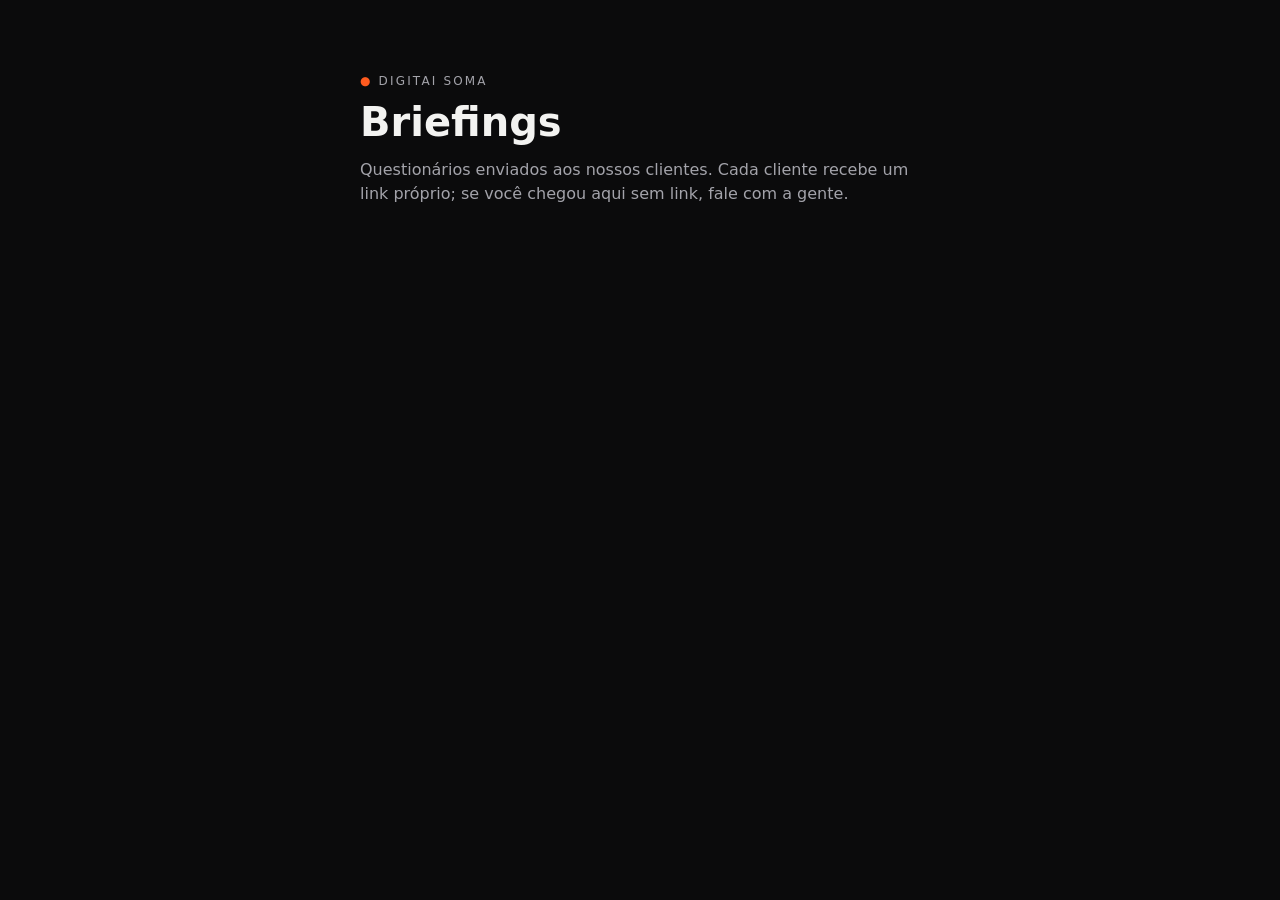
<file: index.html>
<!doctype html><html lang="pt-BR"><head><meta charset="utf-8"><meta name="viewport" content="width=device-width,initial-scale=1"><title>Digitai SOMA · Briefings</title><meta name="robots" content="noindex"><style>html,body{margin:0;background:#0b0b0c;color:#f3f3f1;font-family:Inter,system-ui,sans-serif;min-height:100%}main{max-width:560px;margin:0 auto;padding:60px 20px}p{color:#a3a3aa;line-height:1.5}b{color:#FF5B1F}</style></head><body><main><p style="letter-spacing:.18em;text-transform:uppercase;font-size:12px"><b>●</b> Digitai SOMA</p><h1 style="font-size:40px;line-height:1;margin:10px 0 16px">Briefings</h1><p>Questionários enviados aos nossos clientes. Cada cliente recebe um link próprio; se você chegou aqui sem link, fale com a gente.</p></main></body></html>
</file>
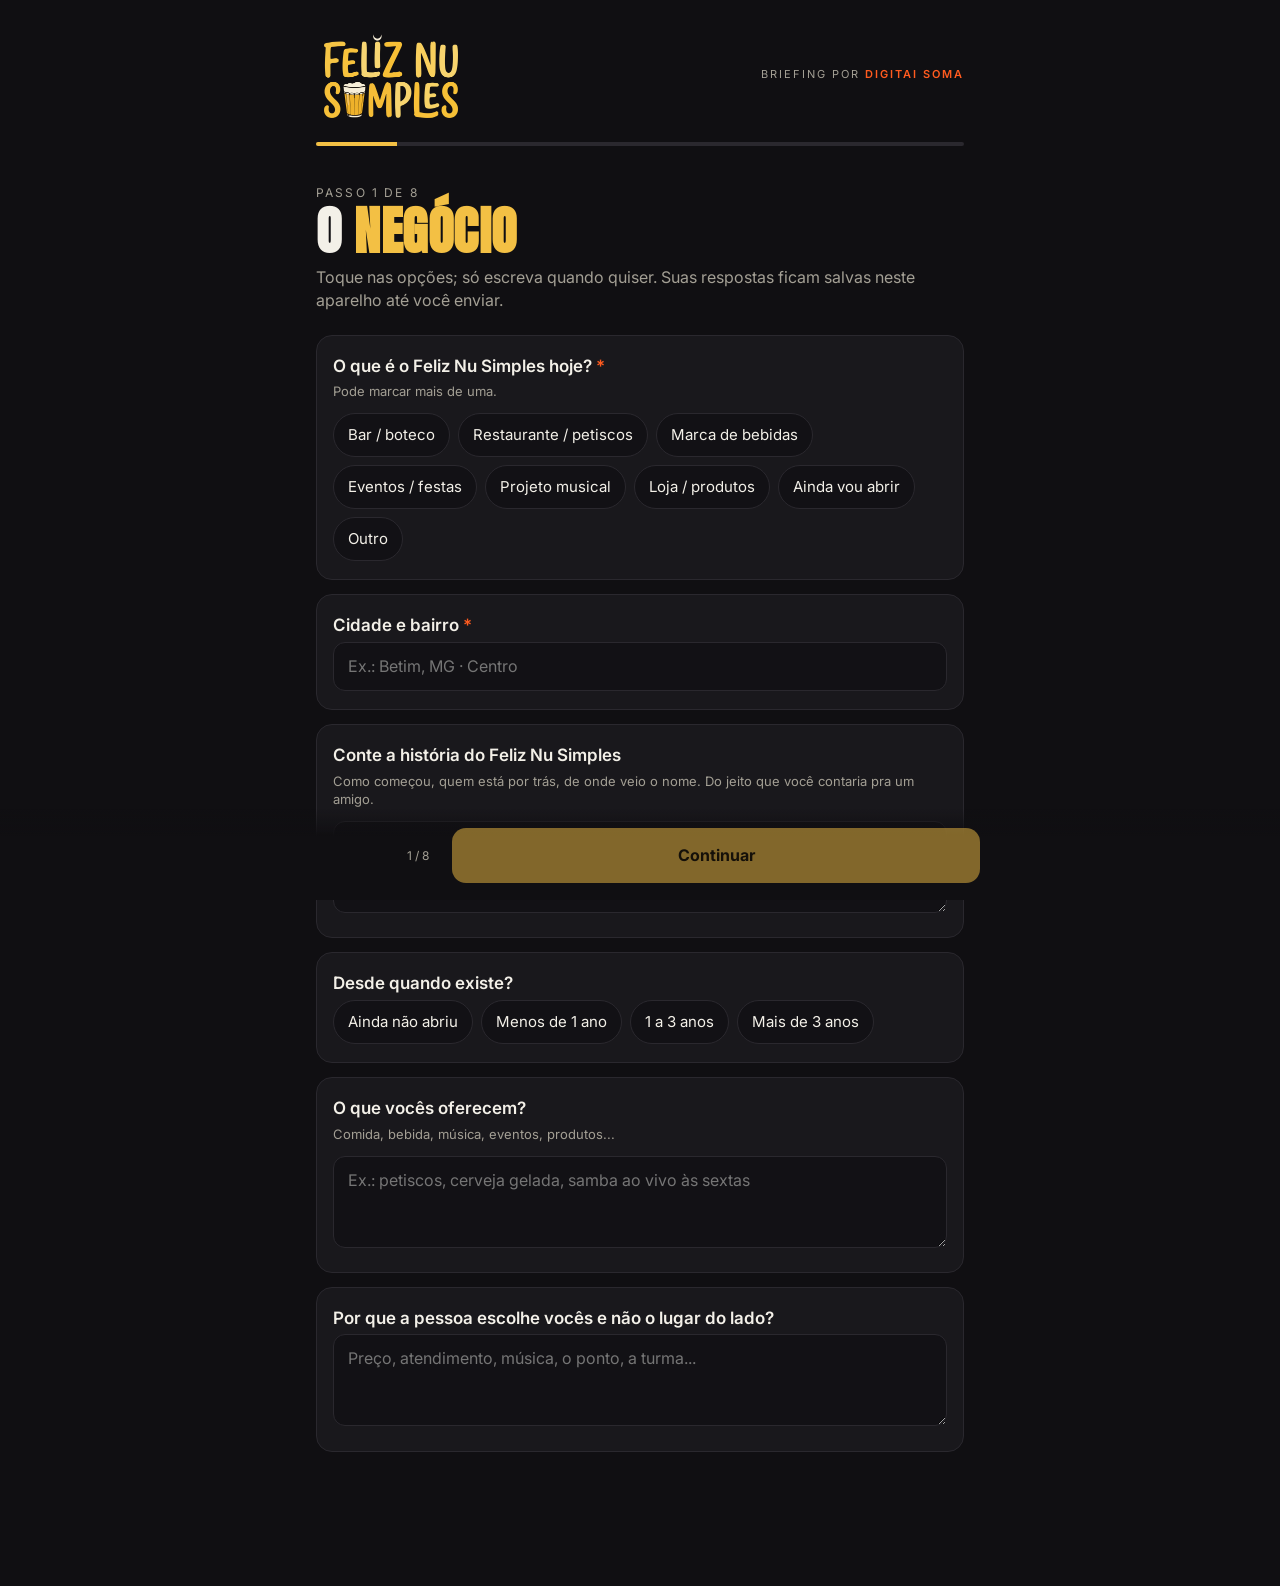
<file: feliz-nu-simples/index.html>
<!doctype html>
<html lang="pt-BR">
<head>
<meta charset="utf-8">
<meta name="viewport" content="width=device-width, initial-scale=1, viewport-fit=cover">
<title>Briefing Feliz Nu Simples</title>
<meta name="description" content="Questionário da marca Feliz Nu Simples para identidade visual e site, por Digitai SOMA.">
<link rel="preconnect" href="https://fonts.googleapis.com">
<link rel="stylesheet" href="https://fonts.googleapis.com/css2?family=Anton&family=Inter:wght@400;500;600;700&display=swap">
<style>
/* Layout: one question group per step, phone-first, thumb-reach buttons at the bottom. */
:root{
  --bg:#100f12; --card:#19181c; --line:#2a282e; --fg:#f3f0e8; --mut:#a39f94;
  --y:#f3c044; --y2:#f8d672; --or:#FF5B1F; --ok:#6fcf8f; --err:#ff6b6b;
  --display:Anton,Impact,'Arial Narrow',sans-serif; --body:Inter,system-ui,-apple-system,sans-serif;
  color-scheme:dark;
}
*{box-sizing:border-box;margin:0;padding:0}
html,body{background:var(--bg);color:var(--fg);font-family:var(--body);min-height:100%}
body{padding:0 16px calc(120px + env(safe-area-inset-bottom,0px));max-width:680px;margin:0 auto;line-height:1.45}
header{padding:24px 0 8px;display:flex;align-items:center;justify-content:space-between;gap:12px}
header .logo{width:150px;height:auto;display:block}
header .by{font-size:11px;letter-spacing:.18em;text-transform:uppercase;color:var(--mut)}
header .by b{color:var(--or);font-weight:600}
.progress{height:4px;background:var(--line);border-radius:4px;overflow:hidden;margin:8px 0 20px}
.progress i{display:block;height:100%;background:var(--y);width:0;transition:width .3s}
.step{display:none}
.step.on{display:block;animation:in .25s ease}
@keyframes in{from{opacity:0;transform:translateY(6px)}to{opacity:1;transform:none}}
.eyebrow{font-size:12px;letter-spacing:.18em;text-transform:uppercase;color:var(--mut)}
h1{font-family:var(--display);font-size:clamp(34px,8vw,52px);line-height:.95;letter-spacing:.01em;text-transform:uppercase;margin:6px 0 10px;text-wrap:balance}
h1 em{font-style:normal;color:var(--y)}
.lead{color:var(--mut);font-size:16px;margin-bottom:22px}
.q{background:var(--card);border:1px solid var(--line);border-radius:16px;padding:18px 16px;margin-bottom:14px}
.q label.t{display:block;font-weight:600;font-size:17px;margin-bottom:4px}
.q .h{font-size:13px;color:var(--mut);margin-bottom:12px}
.chips{display:flex;flex-wrap:wrap;gap:8px}
.chip{border:1px solid var(--line);background:#121115;color:var(--fg);border-radius:999px;padding:10px 14px;font:inherit;font-size:15px;cursor:pointer;min-height:44px}
.chip[aria-pressed="true"]{background:var(--y);color:#1a1200;border-color:var(--y);font-weight:600}
.chip:focus-visible,input:focus-visible,textarea:focus-visible,button:focus-visible{outline:2px solid var(--y);outline-offset:2px}
input[type=text],input[type=url],input[type=tel],textarea{width:100%;background:#121115;border:1px solid var(--line);color:var(--fg);border-radius:12px;padding:12px 14px;font:inherit;font-size:16px}
textarea{min-height:92px;resize:vertical}
.opts{display:grid;grid-template-columns:1fr 1fr;gap:10px}
.opt{border:2px solid var(--line);border-radius:14px;background:#0b0a0c;padding:10px 8px 8px;cursor:pointer;text-align:center;font:inherit;color:var(--fg)}
.opt img{width:100%;height:auto;display:block;border-radius:8px}
.opt span{display:block;font-size:13px;margin-top:6px;color:var(--mut)}
.opt[aria-pressed="true"]{border-color:var(--y)} .opt[aria-pressed="true"] span{color:var(--y);font-weight:600}
.scale{display:grid;grid-template-columns:repeat(5,1fr);gap:6px}
.scale .chip{border-radius:10px;justify-content:center;text-align:center;padding:10px 0}
.row2{display:grid;grid-template-columns:1fr 1fr;gap:10px}
@media (max-width:420px){.row2{grid-template-columns:1fr}}
nav.bar{position:fixed;left:0;right:0;bottom:0;background:linear-gradient(transparent,var(--bg) 30%);padding:18px 16px calc(16px + env(safe-area-inset-bottom,0px))}
nav.bar .in{max-width:680px;margin:0 auto;display:flex;gap:10px;align-items:center}
.btn{border:0;border-radius:14px;padding:16px 18px;font:inherit;font-weight:700;font-size:16px;cursor:pointer;min-height:52px}
.btn.next{flex:1;background:var(--y);color:#1a1200}
.btn.next:disabled{opacity:.5;cursor:default}
.btn.back{background:var(--card);color:var(--fg);border:1px solid var(--line)}
.btn.wa{background:#25D366;color:#042b12;width:100%;margin-top:10px}
.btn.copy{background:var(--card);color:var(--fg);border:1px solid var(--line);width:100%;margin-top:10px}
.btn.send{background:var(--or);color:#1a0a00;width:100%}
.counter{font-size:12px;color:var(--mut);min-width:48px;text-align:center}
.done{display:none;text-align:center;padding:30px 0}
.done.on{display:block}
.done .big{font-family:var(--display);font-size:48px;text-transform:uppercase;line-height:1;margin:10px 0}
.done .big em{font-style:normal;color:var(--ok)}
.summary{text-align:left;background:var(--card);border:1px solid var(--line);border-radius:14px;padding:14px;margin-top:18px;font-size:14px;white-space:pre-wrap;max-height:260px;overflow:auto;color:var(--mut)}
.msg{font-size:14px;color:var(--mut);margin-top:10px}
.msg.err{color:var(--err)}
.req{color:var(--or)}
.saved{font-size:12px;color:var(--mut);text-align:right;margin-top:-6px;margin-bottom:10px;height:14px}
@media (prefers-reduced-motion:reduce){.step.on{animation:none}.progress i{transition:none}}
.opt.noimg{display:flex;align-items:center;justify-content:center;min-height:96px}
</style>
</head>
<body>
<header>
  <img class="logo" alt="Feliz Nu Simples" src="[data-uri]">
  <div class="by">briefing por <b>Digitai SOMA</b></div>
</header>
<div class="progress" aria-hidden="true"><i id="bar"></i></div>
<div class="saved" id="saved"></div>

<form id="f" novalidate>

<section class="step on" data-step="0">
  <p class="eyebrow">Passo 1 de 8</p>
  <h1>O <em>negócio</em></h1>
  <p class="lead">Toque nas opções; só escreva quando quiser. Suas respostas ficam salvas neste aparelho até você enviar.</p>
  <div class="q"><label class="t">O que é o Feliz Nu Simples hoje? <span class="req">*</span></label><p class="h">Pode marcar mais de uma.</p>
    <div class="chips" data-name="tipo" data-multi="1" data-required="1"><button type="button" class="chip">Bar / boteco</button><button type="button" class="chip">Restaurante / petiscos</button><button type="button" class="chip">Marca de bebidas</button><button type="button" class="chip">Eventos / festas</button><button type="button" class="chip">Projeto musical</button><button type="button" class="chip">Loja / produtos</button><button type="button" class="chip">Ainda vou abrir</button><button type="button" class="chip">Outro</button></div>
  </div>
  <div class="q"><label class="t" for="cidade">Cidade e bairro <span class="req">*</span></label>
    <input type="text" id="cidade" name="cidade" placeholder="Ex.: Betim, MG · Centro" required>
  </div>
  <div class="q"><label class="t" for="historia">Conte a história do Feliz Nu Simples</label><p class="h">Como começou, quem está por trás, de onde veio o nome. Do jeito que você contaria pra um amigo.</p>
    <textarea id="historia" name="historia" placeholder="Pode mandar em tópicos"></textarea>
  </div>
  <div class="q"><label class="t">Desde quando existe?</label>
    <div class="chips" data-name="tempo"><button type="button" class="chip">Ainda não abriu</button><button type="button" class="chip">Menos de 1 ano</button><button type="button" class="chip">1 a 3 anos</button><button type="button" class="chip">Mais de 3 anos</button></div>
  </div>
  <div class="q"><label class="t" for="proposta">O que vocês oferecem?</label><p class="h">Comida, bebida, música, eventos, produtos...</p>
    <textarea id="proposta" name="proposta" placeholder="Ex.: petiscos, cerveja gelada, samba ao vivo às sextas"></textarea>
  </div>
  <div class="q"><label class="t" for="porque">Por que a pessoa escolhe vocês e não o lugar do lado?</label>
    <textarea id="porque" name="porque" placeholder="Preço, atendimento, música, o ponto, a turma..."></textarea>
  </div>
</section>

<section class="step" data-step="1">
  <p class="eyebrow">Passo 2 de 8</p>
  <h1>Quem <em>frequenta</em></h1>
  <div class="q"><label class="t">Idade do público <span class="req">*</span></label>
    <div class="chips" data-name="idade" data-multi="1" data-required="1"><button type="button" class="chip">18–24</button><button type="button" class="chip">25–34</button><button type="button" class="chip">35–44</button><button type="button" class="chip">45+</button><button type="button" class="chip">Famílias</button></div>
  </div>
  <div class="q"><label class="t">Qual é a vibe do lugar? <span class="req">*</span></label><p class="h">Marque até 5.</p>
    <div class="chips" data-name="vibe" data-multi="1" data-max="5" data-required="1"><button type="button" class="chip">Boteco raiz</button><button type="button" class="chip">Boteco chique</button><button type="button" class="chip">Sertanejo</button><button type="button" class="chip">Pagode / samba</button><button type="button" class="chip">Reggae / roots</button><button type="button" class="chip">Rock</button><button type="button" class="chip">Funk / baile</button><button type="button" class="chip">Música ao vivo</button><button type="button" class="chip">Futebol na TV</button><button type="button" class="chip">Família e amigos</button><button type="button" class="chip">Jovem / balada</button><button type="button" class="chip">Interior / mineiro</button><button type="button" class="chip">Praia / verão</button></div>
  </div>
  <div class="q"><label class="t" for="frase">Em uma frase: o que a pessoa sente quando está aí?</label>
    <textarea id="frase" name="frase" placeholder="Ex.: chega como cliente, sai como amigo"></textarea>
  </div>
</section>

<section class="step" data-step="2">
  <p class="eyebrow">Passo 3 de 8</p>
  <h1>A <em>marca</em></h1>
  <div class="q"><label class="t">Três palavras que definem a marca <span class="req">*</span></label><p class="h">Marque até 3.</p>
    <div class="chips" data-name="palavras" data-multi="1" data-max="3" data-required="1"><button type="button" class="chip">Simples</button><button type="button" class="chip">Feliz</button><button type="button" class="chip">Acolhedor</button><button type="button" class="chip">Raiz</button><button type="button" class="chip">Divertido</button><button type="button" class="chip">Autêntico</button><button type="button" class="chip">Família</button><button type="button" class="chip">Festa</button><button type="button" class="chip">Mineiro</button><button type="button" class="chip">Gelada</button><button type="button" class="chip">Música</button><button type="button" class="chip">Resenha</button></div>
  </div>
  <div class="q"><label class="t" for="naopode">O que a marca NÃO pode parecer?</label>
    <textarea id="naopode" name="naopode" placeholder="Ex.: cara demais, bagunçada, igual a todo bar de esquina"></textarea>
  </div>
  <div class="q"><label class="t" for="referencias">Marcas, bares, sites ou perfis que você admira</label><p class="h">Nomes ou links. Pode ser de outro ramo. Se puder, diga o que gosta em cada um.</p>
    <textarea id="referencias" name="referencias" placeholder="Ex.: @perfil — gosto das fotos"></textarea>
  </div>
</section>

<section class="step" data-step="3">
  <p class="eyebrow">Passo 4 de 8</p>
  <h1>A <em>logo</em></h1>
  <p class="lead">Você já recebeu a logo em 3 versões (com copo, sem copo e com violão), cada uma em preto, branco e amarelo. Aqui é só para saber como você quer usar. Se algo precisar de ajuste, conte no fim desta etapa.</p>
  <div class="q"><label class="t">Qual versão você quer como principal? <span class="req">*</span></label><p class="h">A que aparece primeiro: placa, site, perfil. Dá para mudar depois.</p>
    <div class="opts" data-name="versao_principal" data-required="1">
      <button type="button" class="opt" data-value="Com copo"><img alt="" src="versoes/com-copo.jpg"><span>Com copo</span></button>
      <button type="button" class="opt" data-value="Sem copo"><img alt="" src="versoes/sem-copo.jpg"><span>Sem copo</span></button>
      <button type="button" class="opt" data-value="Com violão"><img alt="" src="versoes/com-violao.jpg"><span>Com violão</span></button>
      <button type="button" class="opt noimg" data-value="Ainda não decidi"><span>Ainda não decidi</span></button>
    </div>
  </div>
  <div class="q"><label class="t" for="versoes_outras">Onde você imagina usar as outras versões?</label><p class="h">Ex.: a com violão em noite de show, camiseta ou cartaz. Se não quiser usar alguma, pode dizer.</p>
    <textarea id="versoes_outras" name="versoes_outras" placeholder="Opcional"></textarea>
  </div>
  <div class="q"><label class="t">Qual cor da logo você mais vai usar?</label><p class="h">Pode marcar mais de uma.</p>
    <div class="chips" data-name="cor_principal" data-multi="1"><button type="button" class="chip">Amarela</button><button type="button" class="chip">Branca</button><button type="button" class="chip">Preta</button><button type="button" class="chip">Ainda não sei</button></div>
  </div>
  <div class="q"><label class="t">Amarelo com fundo escuro continua sendo a cara da marca? <span class="req">*</span></label>
    <div class="chips" data-name="cores" data-required="1"><button type="button" class="chip">Sim, manter</button><button type="button" class="chip">Manter e adicionar uma cor</button><button type="button" class="chip">Quero conversar sobre isso</button></div>
  </div>
  <div class="q"><label class="t" for="cores_obs">Se quer outra cor, qual?</label>
    <input type="text" id="cores_obs" name="cores_obs" placeholder="Ex.: verde, vermelho, madeira">
  </div>
  <div class="q"><label class="t" for="logo_ajustes">Algum ajuste ou comentário sobre as logos?</label>
    <textarea id="logo_ajustes" name="logo_ajustes" placeholder="Opcional"></textarea>
  </div>
</section>

<section class="step" data-step="4">
  <p class="eyebrow">Passo 5 de 8</p>
  <h1>Onde <em>a marca aparece</em></h1>
  <p class="lead">Serve para saber o que vem primeiro. Marcar aqui não aumenta o que foi contratado; o que estiver fora da proposta a gente conversa à parte.</p>
  <div class="q"><label class="t">Onde a marca vai aparecer? <span class="req">*</span></label>
    <div class="chips" data-name="aplicacoes" data-multi="1" data-required="1"><button type="button" class="chip">Fachada / placa</button><button type="button" class="chip">Camisetas / uniforme</button><button type="button" class="chip">Copos e canecas</button><button type="button" class="chip">Cardápio</button><button type="button" class="chip">Adesivos</button><button type="button" class="chip">Posts para Instagram</button><button type="button" class="chip">Stories / Reels</button><button type="button" class="chip">Cartão / QR code</button><button type="button" class="chip">Embalagem / delivery</button><button type="button" class="chip">Neon</button><button type="button" class="chip">Carro / moto</button></div>
  </div>
  <div class="q"><label class="t">O que é mais urgente? <span class="req">*</span></label><p class="h">Marque até 3.</p>
    <div class="chips" data-name="prioridade" data-multi="1" data-max="3" data-required="1"><button type="button" class="chip">Site</button><button type="button" class="chip">Posts e redes</button><button type="button" class="chip">Cardápio</button><button type="button" class="chip">Fachada / placa</button><button type="button" class="chip">Camisetas / uniforme</button><button type="button" class="chip">Outro</button></div>
  </div>
  <div class="q"><label class="t">Que tipo de imagem combina com a marca?</label>
    <div class="chips" data-name="imagens" data-multi="1"><button type="button" class="chip">Fotos do ambiente</button><button type="button" class="chip">Fotos da galera</button><button type="button" class="chip">Fotos de comida e bebida</button><button type="button" class="chip">Ilustrações</button><button type="button" class="chip">Vídeos curtos</button><button type="button" class="chip">Memes / humor</button></div>
  </div>
</section>

<section class="step" data-step="5">
  <p class="eyebrow">Passo 6 de 8</p>
  <h1>O <em>site</em></h1>
  <div class="q"><label class="t">Principal objetivo do site <span class="req">*</span></label><p class="h">Escolha 1.</p>
    <div class="chips" data-name="site_objetivo" data-required="1"><button type="button" class="chip">Chamar no WhatsApp</button><button type="button" class="chip">Mostrar o cardápio</button><button type="button" class="chip">Agenda de shows / eventos</button><button type="button" class="chip">Apresentar a marca</button><button type="button" class="chip">Vender produtos</button></div>
  </div>
  <div class="q"><label class="t">O que o site deve mostrar?</label>
    <div class="chips" data-name="site_secoes" data-multi="1"><button type="button" class="chip">Sobre / história</button><button type="button" class="chip">Cardápio</button><button type="button" class="chip">Fotos</button><button type="button" class="chip">Agenda</button><button type="button" class="chip">Como chegar</button><button type="button" class="chip">Horários</button><button type="button" class="chip">Reservas</button><button type="button" class="chip">Contato</button><button type="button" class="chip">Loja</button></div>
  </div>
  <div class="q"><label class="t">O que você já tem pronto?</label><p class="h">Marque o que já existe. O resto a gente vê junto.</p>
    <div class="chips" data-name="materiais" data-multi="1"><button type="button" class="chip">Cardápio com preços</button><button type="button" class="chip">Fotos do lugar</button><button type="button" class="chip">Fotos de pratos e bebidas</button><button type="button" class="chip">Vídeos</button><button type="button" class="chip">Texto sobre a história</button><button type="button" class="chip">Agenda de eventos</button><button type="button" class="chip">Nada ainda</button></div>
  </div>
  <div class="q"><label class="t" for="materiais_onde">Como você pode mandar esses materiais?</label><p class="h">Link do Google Drive, Instagram, ou pelo WhatsApp.</p>
    <textarea id="materiais_onde" name="materiais_onde" placeholder="Opcional"></textarea>
  </div>
</section>

<section class="step" data-step="6">
  <p class="eyebrow">Passo 7 de 8</p>
  <h1>Contatos <em>e domínio</em></h1>
  <p class="lead">O que você escrever aqui pode aparecer no site. Coloque só o que pode ser público.</p>
  <div class="q"><label class="t" for="whatsapp">WhatsApp público do negócio <span class="req">*</span></label>
    <input type="text" id="whatsapp" name="whatsapp" placeholder="(31) 9 0000-0000" required>
  </div>
  <div class="q"><label class="t" for="email_publico">E-mail público (se tiver)</label>
    <input type="text" id="email_publico" name="email_publico" placeholder="contato@...">
  </div>
  <div class="q"><label class="t" for="endereco">Endereço</label>
    <textarea id="endereco" name="endereco" placeholder="Rua, número, bairro, cidade"></textarea>
  </div>
  <div class="q"><label class="t" for="horarios">Dias e horários de funcionamento</label>
    <textarea id="horarios" name="horarios" placeholder="Ex.: qui a dom, 18h às 2h"></textarea>
  </div>
  <div class="q"><label class="t" for="redes">Redes sociais</label><p class="h">Instagram, TikTok, Facebook, iFood, Google Maps...</p>
    <textarea id="redes" name="redes" placeholder="@feliznusimples"></textarea>
  </div>
  <div class="q"><label class="t">E o endereço do site (domínio)? <span class="req">*</span></label>
    <div class="chips" data-name="dominio_situacao" data-required="1"><button type="button" class="chip">Já registrei</button><button type="button" class="chip">Ainda não registrei</button><button type="button" class="chip">Quero ajuda para registrar</button><button type="button" class="chip">Não sei</button></div>
  </div>
  <div class="q"><label class="t" for="dominio">Qual domínio?</label>
    <input type="text" id="dominio" name="dominio" placeholder="Ex.: feliznusimples.com.br">
  </div>
</section>

<section class="step" data-step="7">
  <p class="eyebrow">Passo 8 de 8</p>
  <h1>Pra <em>fechar</em></h1>
  <div class="q"><label class="t" for="aprovacao">Quem aprova a marca e o site? <span class="req">*</span></label><p class="h">Nome e contato de quem dá o OK final, se for mais de uma pessoa.</p>
    <textarea id="aprovacao" name="aprovacao" placeholder="Ex.: Hugo e sócio(a)" required></textarea>
  </div>
  <div class="q"><label class="t" for="data_importante">Tem alguma data importante?</label>
    <textarea id="data_importante" name="data_importante" placeholder="Ex.: inauguração, aniversário da casa, show"></textarea>
  </div>
  <div class="q"><label class="t" for="email_contato">Seu e-mail para receber arquivos e acessos</label>
    <input type="text" id="email_contato" name="email_contato" placeholder="seu@email.com">
  </div>
  <div class="q"><label class="t" for="extra">Algo que não perguntamos e você quer dizer?</label>
    <textarea id="extra" name="extra" placeholder="Ideias, limites, piadas internas..."></textarea>
  </div>
  <div class="q"><label class="t" for="nome">Seu nome <span class="req">*</span></label>
    <input type="text" id="nome" name="nome" placeholder="Hugo" required>
  </div>
  <button type="button" class="btn send" id="send">Enviar respostas</button>
  <p class="msg" id="sendmsg"></p>
</section>

</form>

<section class="done" id="done">
  <p class="eyebrow">Briefing Feliz Nu Simples</p>
  <p class="big">Valeu, <em>recebido!</em></p>
  <p class="lead">Agora a Digitai SOMA transforma isso em identidade visual e site. Se quiser, mande também pelo WhatsApp para ficar no nosso papo.</p>
  <a class="btn wa" id="wabtn" href="#" target="_blank" rel="noopener" style="display:inline-block;text-decoration:none;text-align:center">Mandar resumo no WhatsApp</a>
  <button type="button" class="btn copy" id="copybtn">Copiar respostas</button>
  <div class="summary" id="summary"></div>
</section>

<nav class="bar" id="nav">
  <div class="in">
    <button type="button" class="btn back" id="back">Voltar</button>
    <span class="counter" id="counter">1 / 8</span>
    <button type="button" class="btn next" id="next">Continuar</button>
  </div>
</nav>

<script>
(function(){
  var CFG = {
    cliente: "Feliz Nu Simples", projeto: "identidade-visual-e-site",
    supabaseUrl: "https://hitynzcmfbnpxfxtiacp.supabase.co", supabaseKey: "eyJhbGciOiJIUzI1NiIsInR5cCI6IkpXVCJ9.eyJpc3MiOiJzdXBhYmFzZSIsInJlZiI6ImhpdHluemNtZmJucHhmeHRpYWNwIiwicm9sZSI6ImFub24iLCJpYXQiOjE3ODAwOTg0MDcsImV4cCI6MjA5NTY3NDQwN30.cQIBsQ1-2MgndENRmEOCulOTZKlqKQGDQzAmsUVgWnc", tabela: "briefing_respostas",
    whatsapp: "5511973401777"
  };
  var KEY = "briefing-feliznusimples-v2";
  var steps = Array.prototype.slice.call(document.querySelectorAll('.step'));
  var cur = 0, state = {};
  try { state = JSON.parse(localStorage.getItem(KEY) || localStorage.getItem(KEY.replace(/-v2$/,'-v1')) || '{}') || {}; } catch(e){ state = {}; } /* KEY_V1 */

  function save(){ try { localStorage.setItem(KEY, JSON.stringify(state)); document.getElementById('saved').textContent='salvo neste celular'; } catch(e){} }
  function setVal(name, v){ state[name]=v; save(); }

  // chips (single/multi)
  document.querySelectorAll('.chips').forEach(function(g){
    var name=g.dataset.name, multi=g.dataset.multi==='1', max=parseInt(g.dataset.max||'0',10);
    var v = state[name]; if(multi && !Array.isArray(v)) v = v?[v]:[]; if(!multi && Array.isArray(v)) v=v[0]||'';
    g.querySelectorAll('.chip').forEach(function(b){
      var on = multi ? v.indexOf(b.textContent)>=0 : v===b.textContent;
      b.setAttribute('aria-pressed', on?'true':'false');
      b.addEventListener('click', function(){
        if(multi){
          var arr = Array.isArray(state[name])?state[name].slice():[];
          var i = arr.indexOf(b.textContent);
          if(i>=0){ arr.splice(i,1); b.setAttribute('aria-pressed','false'); }
          else { if(max && arr.length>=max){ return; } arr.push(b.textContent); b.setAttribute('aria-pressed','true'); }
          setVal(name, arr);
        } else {
          g.querySelectorAll('.chip').forEach(function(o){o.setAttribute('aria-pressed','false');});
          b.setAttribute('aria-pressed','true'); setVal(name, b.textContent);
        }
        validate();
      });
    });
  });
  // image options
  document.querySelectorAll('.opts').forEach(function(g){
    var name=g.dataset.name;
    g.querySelectorAll('.opt').forEach(function(b){
      b.setAttribute('aria-pressed', state[name]===b.dataset.value?'true':'false');
      b.addEventListener('click', function(){
        g.querySelectorAll('.opt').forEach(function(o){o.setAttribute('aria-pressed','false');});
        b.setAttribute('aria-pressed','true'); setVal(name, b.dataset.value); validate();
      });
    });
  });
  // text fields
  document.querySelectorAll('input[name],textarea[name]').forEach(function(el){
    if(state[el.name]) el.value = state[el.name];
    el.addEventListener('input', function(){ setVal(el.name, el.value); validate(); });
  });

  function stepValid(i){
    var s=steps[i], ok=true;
    s.querySelectorAll('[data-required="1"]').forEach(function(g){
      var v=state[g.dataset.name]; if(!v || (Array.isArray(v)&&!v.length)) ok=false;
    });
    s.querySelectorAll('input[required],textarea[required]').forEach(function(el){ if(!el.value.trim()) ok=false; });
    return ok;
  }
  function validate(){ document.getElementById('next').disabled = !stepValid(cur); }
  function show(i){
    cur=i; steps.forEach(function(s,k){ s.classList.toggle('on',k===i); });
    document.getElementById('bar').style.width = ((i+1)/steps.length*100)+'%';
    document.getElementById('counter').textContent = (i+1)+' / '+steps.length;
    document.getElementById('back').style.visibility = i===0?'hidden':'visible';
    document.getElementById('next').style.display = i===steps.length-1?'none':'block';
    validate(); window.scrollTo({top:0,behavior:'smooth'});
  }
  document.getElementById('next').addEventListener('click', function(){ if(stepValid(cur)) show(Math.min(cur+1,steps.length-1)); });
  document.getElementById('back').addEventListener('click', function(){ show(Math.max(cur-1,0)); });

  function summary(){
    var lines=['*Briefing '+CFG.cliente+'*'];
    var labels={"tipo": "O que é o Feliz Nu Simples hoje?", "cidade": "Cidade e bairro", "historia": "Conte a história do Feliz Nu Simples", "tempo": "Desde quando existe?", "proposta": "O que vocês oferecem?", "porque": "Por que a pessoa escolhe vocês e não o lugar do lado?", "idade": "Idade do público", "vibe": "Qual é a vibe do lugar?", "frase": "Em uma frase: o que a pessoa sente quando está aí?", "palavras": "Três palavras que definem a marca", "naopode": "O que a marca NÃO pode parecer?", "referencias": "Marcas, bares, sites ou perfis que você admira", "versao_principal": "Qual versão você quer como principal?", "versoes_outras": "Onde você imagina usar as outras versões?", "cor_principal": "Qual cor da logo você mais vai usar?", "cores": "Amarelo com fundo escuro continua sendo a cara da marca?", "cores_obs": "Se quer outra cor, qual?", "logo_ajustes": "Algum ajuste ou comentário sobre as logos?", "aplicacoes": "Onde a marca vai aparecer?", "prioridade": "O que é mais urgente?", "imagens": "Que tipo de imagem combina com a marca?", "site_objetivo": "Principal objetivo do site", "site_secoes": "O que o site deve mostrar?", "materiais": "O que você já tem pronto?", "materiais_onde": "Como você pode mandar esses materiais?", "whatsapp": "WhatsApp público do negócio", "email_publico": "E-mail público (se tiver)", "endereco": "Endereço", "horarios": "Dias e horários de funcionamento", "redes": "Redes sociais", "dominio_situacao": "E o endereço do site (domínio)?", "dominio": "Qual domínio?", "aprovacao": "Quem aprova a marca e o site?", "data_importante": "Tem alguma data importante?", "email_contato": "Seu e-mail para receber arquivos e acessos", "extra": "Algo que não perguntamos e você quer dizer?", "nome": "Seu nome"};
    Object.keys(labels).forEach(function(k){ var v=state[k]; if(v && (!Array.isArray(v)||v.length)) lines.push(labels[k]+': '+(Array.isArray(v)?v.join(', '):v)); });
    return lines.join('\n');
  }
  function finish(){
    document.getElementById('f').style.display='none'; document.getElementById('nav').style.display='none';
    var d=document.getElementById('done'); d.classList.add('on');
    var txt=summary(); document.getElementById('summary').textContent=txt;
    var wa=document.getElementById('wabtn');
    if(CFG.whatsapp){ wa.href='https://wa.me/'+CFG.whatsapp+'?text='+encodeURIComponent(txt.slice(0,3500)); } else { wa.style.display='none'; }
    document.getElementById('copybtn').addEventListener('click', function(){
      var b=this; function okk(){ b.textContent='Copiado'; }
      if(navigator.clipboard && navigator.clipboard.writeText){ navigator.clipboard.writeText(txt).then(okk, function(){ selectSummary(); }); } else { selectSummary(); }
    });
    window.scrollTo(0,0);
  }
  function selectSummary(){ var el=document.getElementById('summary'); var r=document.createRange(); r.selectNodeContents(el); var s=window.getSelection(); s.removeAllRanges(); s.addRange(r); }

  document.getElementById('send').addEventListener('click', function(){
    var btn=this, msg=document.getElementById('sendmsg');
    if(!stepValid(cur)){ msg.textContent='Falta preencher um campo obrigatório (*).'; msg.className='msg err'; return; }
    btn.disabled=true; btn.textContent='Enviando...'; msg.textContent=''; msg.className='msg';
    var teste=/[?&]teste=1/.test(location.search);
    var payload={ cliente: CFG.cliente, projeto: (teste?'TESTE-':'')+CFG.projeto, nome: state.nome||'', respostas: state, user_agent: navigator.userAgent, enviado_em: new Date().toISOString() };
    if(!CFG.supabaseUrl || CFG.supabaseUrl.indexOf('{{')===0){ finish(); return; }
    fetch(CFG.supabaseUrl+'/rest/v1/'+CFG.tabela, { method:'POST', headers:{ 'apikey':CFG.supabaseKey, 'Authorization':'Bearer '+CFG.supabaseKey, 'Content-Type':'application/json', 'Prefer':'return=minimal' }, body: JSON.stringify(payload) })
    .then(function(r){ if(!r.ok) throw new Error('HTTP '+r.status); try{ localStorage.setItem(KEY+'-enviado', payload.enviado_em); }catch(e){} finish(); })
    .catch(function(e){ btn.disabled=false; btn.textContent='Tentar de novo'; msg.textContent='Não consegui enviar agora ('+e.message+'). Tente de novo ou mande pelo WhatsApp.'; msg.className='msg err'; var wa=document.getElementById('wabtn'); if(CFG.whatsapp){ var a=document.createElement('a'); a.className='btn wa'; a.style.cssText='display:inline-block;text-decoration:none;text-align:center'; a.target='_blank'; a.rel='noopener'; a.textContent='Mandar pelo WhatsApp'; a.href='https://wa.me/'+CFG.whatsapp+'?text='+encodeURIComponent(summary().slice(0,3500)); msg.appendChild(document.createElement('br')); msg.appendChild(a);} });
  });

  show(0);
})();
</script>
</body>
</html>
</file>
